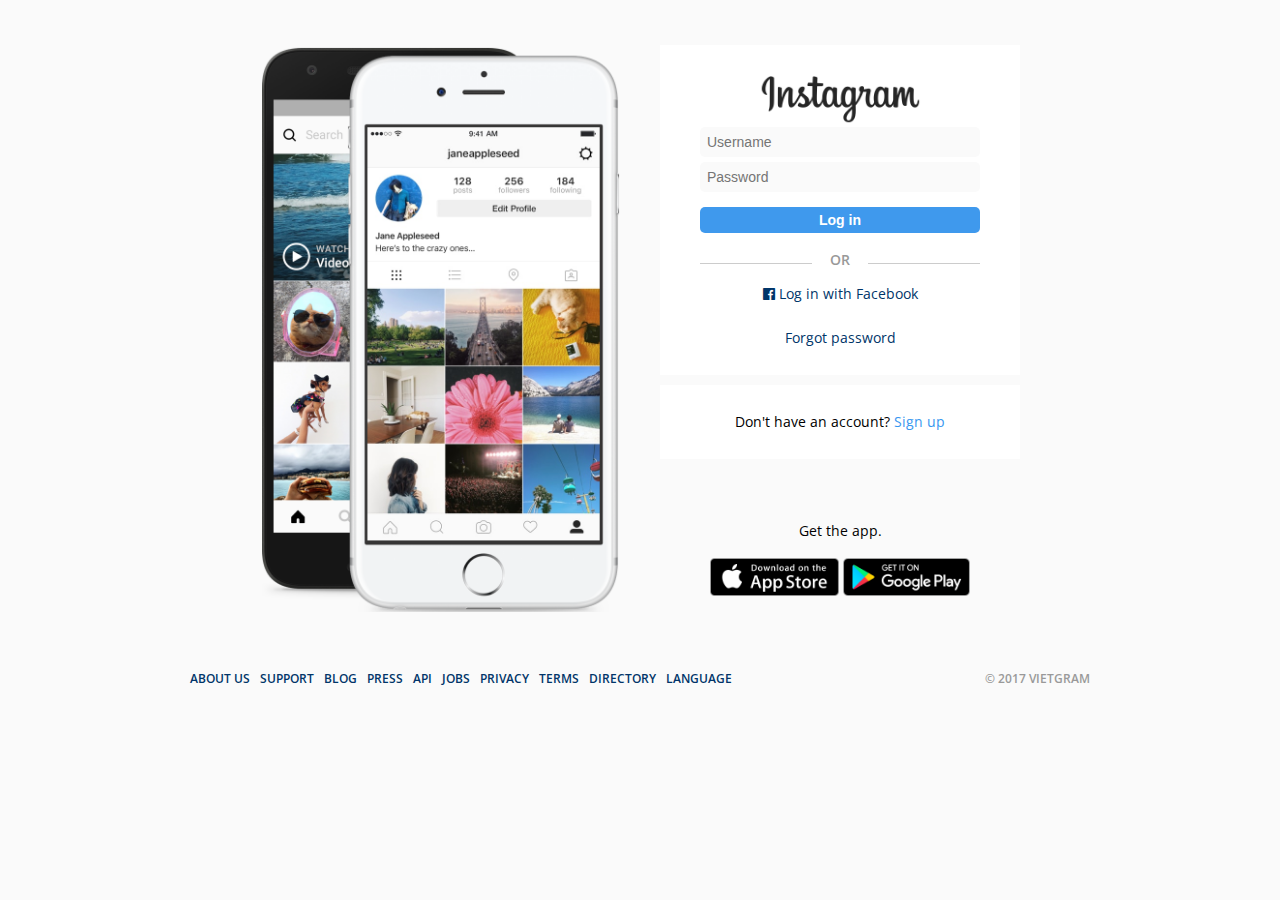
<file: index.html>
<!DOCTYPE html>
<html>

<head>
    <title>Vietgram | Login</title>
    <meta charset="UTF-8">
    <meta name="viewport" content="width=device-width, initial-scale=1.0">
    <meta http-equiv="X-UA-Compatible" content="ie=edge">
    <meta name="description" content="Vietgram, like Instagram but with Pho" />
    <link rel="stylesheet" href="https://maxcdn.bootstrapcdn.com/font-awesome/4.7.0/css/font-awesome.min.css">
    <link rel="stylesheet" href="css/styles.css">
</head>

<body>
    <main id="login">
        <div class="login__column">
            <img src="images/phoneImage.png" class="login__phone" />
        </div>
        <div class="login__column">
            <div class="login__box">
                <img src="images/loginLogo.png" class="login__logo" />
                <form action="feed.html" method="get" class="login__form">
                    <input type="text" name="username" placeholder="Username" required />
                    <input type="password" name="password" placeholder="Password" required />
                    <input type="submit" value="Log in" />
                </form>
                <span class="login__divider">or</span>
                <a href="#" class="login__link">
								<i class="fa fa-facebook-official"></i>
								Log in with Facebook
							</a>
                <a href="#" class="login__link login__link--small">Forgot password</a>
            </div>
            <div class="login__box">
                <span>Don't have an account?</span> <a href="#">Sign up</a>
            </div>
            <div class="login__box login__box--transparent">
                <span>Get the app.</span>
                <div class="login__appstores">
                    <img src="images/ios.png" class="login__appstore" alt="Apple appstore logo" title="Apple appstore logo" />
                    <img src="images/android.png" class="login__appstore" alt="Android appstore logo" title="Android appstore logo" />
                </div>
            </div>
        </div>
    </main>
    <footer class="footer">
        <div class="footer__column">
            <nav class="footer__nav">
                <ul class="footer__list">
                    <li class="footer__list-item"><a href="#" class="footer__link">About Us</a></li>
                    <li class="footer__list-item"><a href="#" class="footer__link">Support</a></li>
                    <li class="footer__list-item"><a href="#" class="footer__link">Blog</a></li>
                    <li class="footer__list-item"><a href="#" class="footer__link">Press</a></li>
                    <li class="footer__list-item"><a href="#" class="footer__link">Api</a></li>
                    <li class="footer__list-item"><a href="#" class="footer__link">Jobs</a></li>
                    <li class="footer__list-item"><a href="#" class="footer__link">Privacy</a></li>
                    <li class="footer__list-item"><a href="#" class="footer__link">Terms</a></li>
                    <li class="footer__list-item"><a href="#" class="footer__link">Directory</a></li>
                    <li class="footer__list-item"><a href="#" class="footer__link">Language</a></li>
                </ul>
            </nav>
        </div>
        <div class="footer__column">
            <span class="footer__copyright">© 2017 Vietgram</span>
        </div>
    </footer>
</body>

</html>
</file>
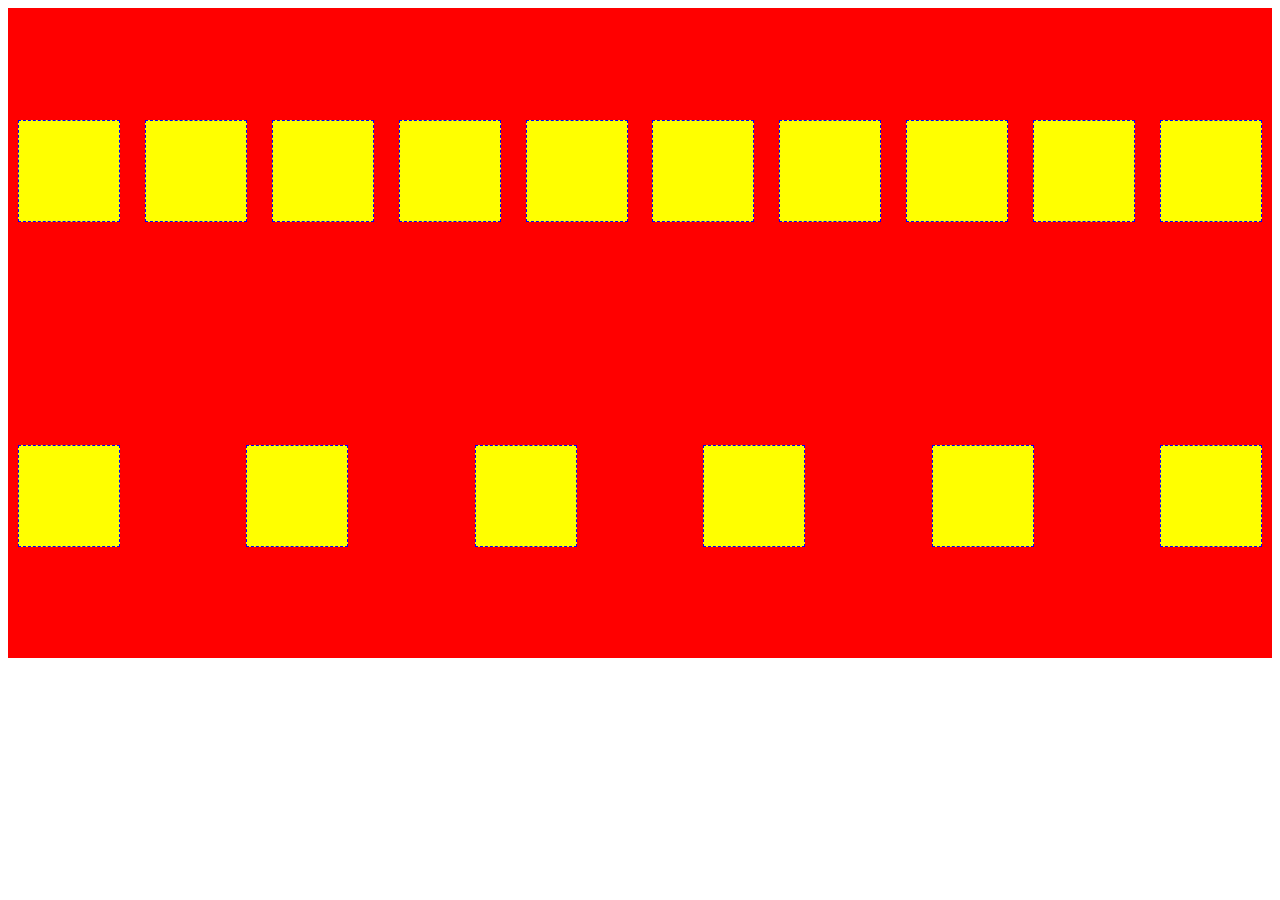
<file: box-model.html>
<!DOCTYPE html>
<html lang="en">

<head>
	<meta charset="UTF-8">
	<meta name="viewport" content="width=device-width, initial-scale=1.0">
	<meta http-equiv="X-UA-Compatible" content="ie=edge">
	<title>Document</title>
	<style>
		.father {
			background-color: red;
			height: 650px;
			display: flex;
			flex-wrap: wrap;
			justify-content: space-between;
			align-items: center;
			align-
		}

		.child {
			background-color: yellow;
			height: 100px;
			width: 100px;
			border: 1px dashed blue;
			margin: 10px;
		}
	</style>
</head>

<body>
	<div class="father">
		<div class="child"></div>
		<div class="child"></div>
		<div class="child"></div>
		<div class="child"></div>
		<div class="child"></div>
		<div class="child"></div>
		<div class="child"></div>
		<div class="child"></div>
		<div class="child"></div>
		<div class="child"></div>
		<div class="child"></div>
		<div class="child"></div>
		<div class="child"></div>
		<div class="child"></div>
		<div class="child"></div>
		<div class="child"></div>
	</div>

</body>

</html>
</file>
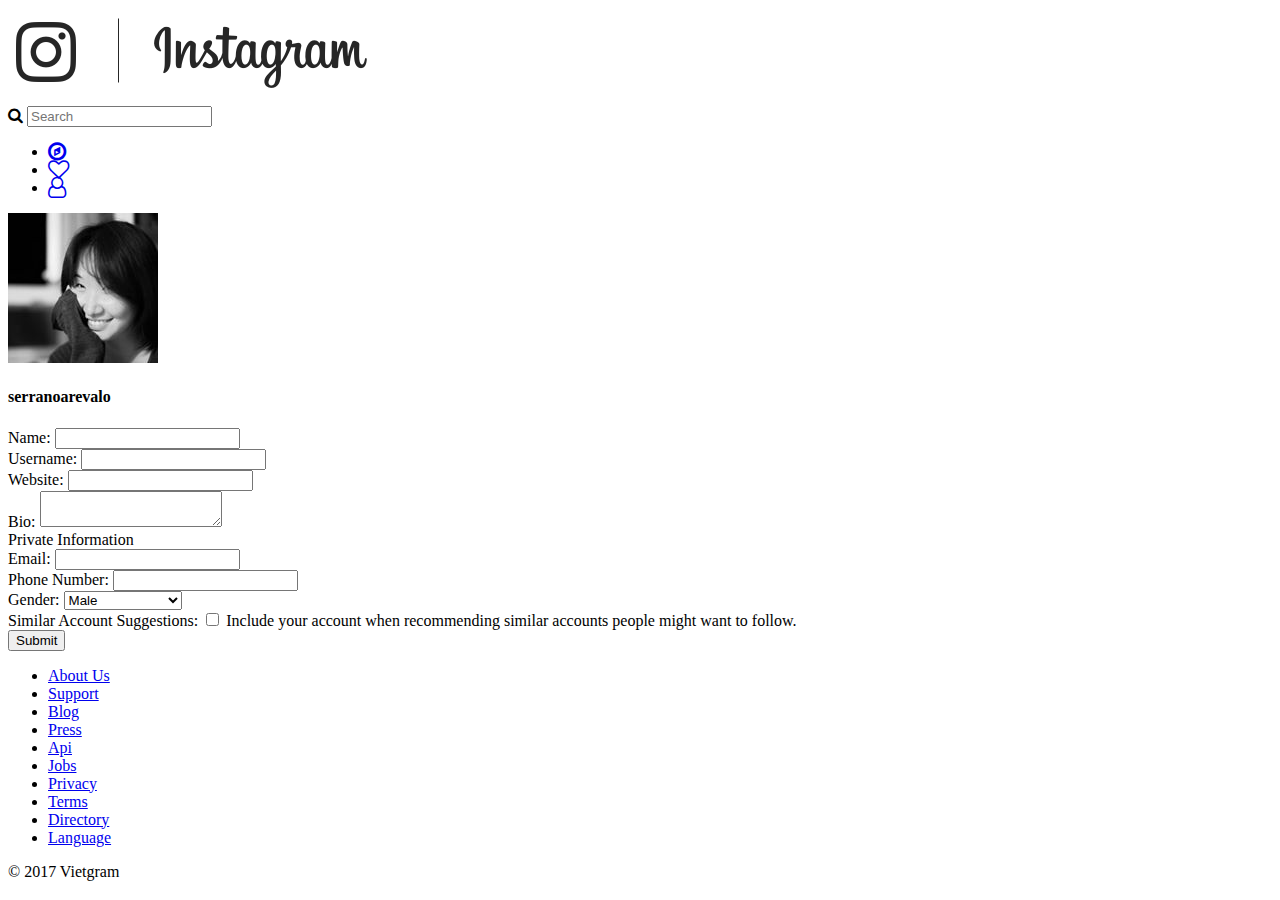
<file: edit-profile.html>
<!DOCTYPE html>
<html lang="en">

<head>
    <meta charset="UTF-8">
    <meta name="viewport" content="width=device-width, initial-scale=1.0">
    <meta http-equiv="X-UA-Compatible" content="ie=edge">
    <title>Edit Profile | Vietgram</title>
    <link rel="stylesheet" href="https://maxcdn.bootstrapcdn.com/font-awesome/4.7.0/css/font-awesome.min.css">
</head>

<body>
    <nav class="navigation">
        <div class="navigation__column">
            <a href="feed.html">
                <img src="images/logo.png" />
            </a>
        </div>
        <div class="navigation__column">
            <i class="fa fa-search"></i>
            <input type="text" placeholder="Search">
        </div>
        <div class="navigation__column">
            <ul class="navigations__links">
                <li class="navigation__list-item">
                    <a href="explore.html" class="navigation__link">
                        <i class="fa fa-compass fa-lg"></i>
                    </a>
                </li>
                <li class="navigation__list-item">
                    <a href="#" class="navigation__link">
                        <i class="fa fa-heart-o fa-lg"></i>
                    </a>
                </li>
                <li class="navigation__list-item">
                    <a href="profile.html" class="navigation__link">
                        <i class="fa fa-user-o fa-lg"></i>
                    </a>
                </li>
            </ul>
        </div>
    </nav>
    <main id="edit-profile">
        <div class="edit-profile__container">
            <header class="edit-profile__header">
                <img src="images/avatar.jpg" class="edit-profile__avatar" />
                <h4 class="edit-profile__username">serranoarevalo</h4>
            </header>
            <form action="" class="edit-profile__form">
                <div class="form__row">
                    <label for="full-name" class="form__label">Name:</label>
                    <input id="full-name" type="text" class="form__input" />
                </div>
                <div class="form__row">
                    <label for="user-name" class="form__label">Username:</label>
                    <input id="user-name" type="text" class="form__input" />
                </div>
                <div class="form__row">
                    <label for="website" class="form__label">Website:</label>
                    <input id="website" type="url" class="form__input" />
                </div>
                <div class="form__row">
                    <label for="bio" class="form__label">Bio:</label>
                    <textarea id="bio"></textarea>
                </div>
                <span class="form__divider">Private Information</span>
                <div class="form__row">
                    <label for="email" class="form__label">Email:</label>
                    <input id="email" type="email" class="form__input" />
                </div>
                <div class="form__row">
                    <label for="phone" class="form__label">Phone Number:</label>
                    <input id="phone" type="tel" class="form__input" />
                </div>
                <div class="form__row">
                    <label for="gender" class="form__label">Gender:</label>
                    <select id="gender">
                        <option value="male">Male</option>
                        <option value="female">Female</option>
                        <option value="cant">Can't remember</option>
                    </select>
                </div>
                <div class="form__row">
                    <span class="form__label">Similar Account Suggestions:</span>
                    <input type="checkbox" id="similar">
                    <label for="similar">Include your account when recommending similar accounts people might want to follow.</label>
                </div>
                <input type="submit" value="Submit">
            </form>
        </div>
    </main>
    <footer class="footer">
        <div class="footer__column">
            <nav class="footer__nav">
                <ul class="footer__list">
                    <li class="footer__list-item"><a href="#" class="footer__link">About Us</a></li>
                    <li class="footer__list-item"><a href="#" class="footer__link">Support</a></li>
                    <li class="footer__list-item"><a href="#" class="footer__link">Blog</a></li>
                    <li class="footer__list-item"><a href="#" class="footer__link">Press</a></li>
                    <li class="footer__list-item"><a href="#" class="footer__link">Api</a></li>
                    <li class="footer__list-item"><a href="#" class="footer__link">Jobs</a></li>
                    <li class="footer__list-item"><a href="#" class="footer__link">Privacy</a></li>
                    <li class="footer__list-item"><a href="#" class="footer__link">Terms</a></li>
                    <li class="footer__list-item"><a href="#" class="footer__link">Directory</a></li>
                    <li class="footer__list-item"><a href="#" class="footer__link">Language</a></li>
                </ul>
            </nav>
        </div>
        <div class="footer__column">
            <span class="footer__copyright">© 2017 Vietgram</span>
        </div>
    </footer>
</body>

</html>
</file>
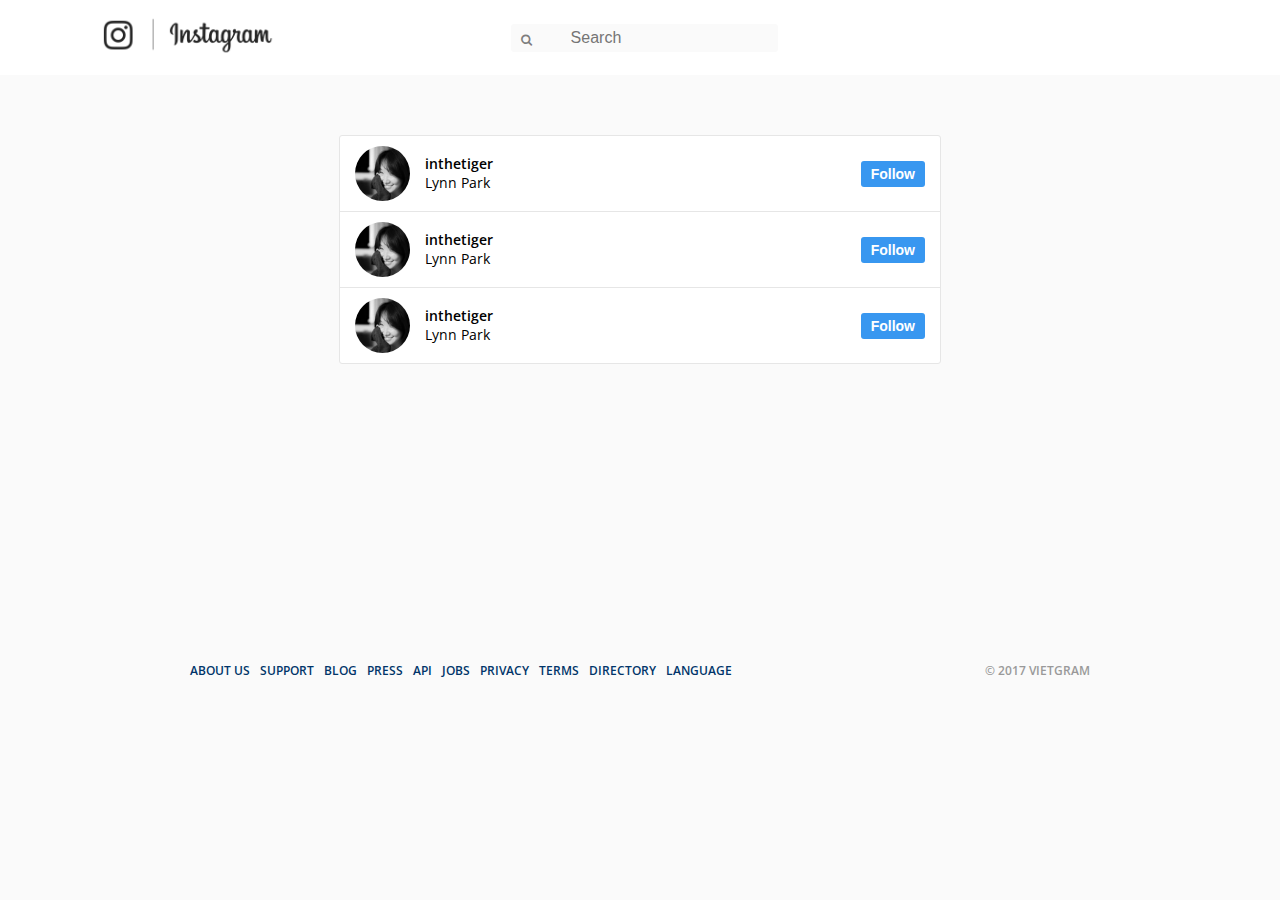
<file: explore.html>
<!DOCTYPE html>
<html lang="en">

<head>
	<meta charset="UTF-8">
	<meta name="viewport" content="width=device-width, initial-scale=1.0">
	<meta name="description" content="Vietgram, like Instagram hu with Pho" />
	<meta http-equiv="X-UA-Compatible" content="ie=edge">
	<link rel="stylesheet" href="https://maxcdn.bootstrapcdn.com/font-awesome/4.7.0/css/font-awesome.min.css">
	<link rel="stylesheet" href="css/styles.css">
	<title>explore | Vietgram</title>
</head>

<body>
	<nav class="navigation">
		<div class="navigation__column">
			<a href="feed.html">
						<img src="images/logo.png" />
					</a>
		</div>
		<div class="navigation__column">
			<i class="fa fa-search"></i>
			<input type="text" placeholder="Search">
		</div>
		<div class="navigation__column">
			<ul class="navigations__links">
				<li class="navigation__list-item">
					<a href="explore.html" class="navigation__link">
                        <i class="fa fa-compass fa-lg"></i>
                    </a>
				</li>
				<li class="navigation__list-item">
					<a href="#" class="navigation__link">
                        <i class="fa fa-heart-o fa-lg"></i>
                    </a>
				</li>
				<li class="navigation__list-item">
					<a href="profile.html" class="navigation__link">
                        <i class="fa fa-user-o fa-lg"></i>
                    </a>
				</li>
			</ul>
		</div>
	</nav>
	<main id="explore">
		<ul class="explore__users">
			<li class="explore__user">
				<div class="explore__user-column">
					<img src="images/avatar.jpg" class="explore__avatar">
					<div class="explore__info">
						<span class="explore__username">inthetiger</span>
						<span class="explore__fullname">Lynn Park</span>
					</div>
				</div>
				<div class="explore__user-column">
					<button>Follow</button>
				</div>
			</li>
			<li class="explore__user">
				<div class="explore__user-column">
					<img src="images/avatar.jpg" class="explore__avatar">
					<div class="explore__info">
						<span class="explore__username">inthetiger</span>
						<span class="explore__fullname">Lynn Park</span>
					</div>
				</div>
				<div class="explore__user-column">
					<button>Follow</button>
				</div>
			</li>
			<li class="explore__user">
				<div class="explore__user-column">
					<img src="images/avatar.jpg" class="explore__avatar">
					<div class="explore__info">
						<span class="explore__username">inthetiger</span>
						<span class="explore__fullname">Lynn Park</span>
					</div>
				</div>
				<div class="explore__user-column">
					<button>Follow</button>
				</div>
			</li>
		</ul>
	</main>
	<footer class="footer">
		<div>
			<nav class="footer__nav">
				<ul class="footer__list">
					<li class="footer__list-item"><a href="#" class="footer__link">About us</a></li>
					<li class="footer__list-item"><a href="#" class="footer__link">Support</a></li>
					<li class="footer__list-item"><a href="#" class="footer__link">Blog</a></li>
					<li class="footer__list-item"><a href="#" class="footer__link">Press</a></li>
					<li class="footer__list-item"><a href="#" class="footer__link">Api</a></li>
					<li class="footer__list-item"><a href="#" class="footer__link">Jobs</a></li>
					<li class="footer__list-item"><a href="#" class="footer__link">Privacy</a></li>
					<li class="footer__list-item"><a href="#" class="footer__link">Terms</a></li>
					<li class="footer__list-item"><a href="#" class="footer__link">Directory</a></li>
					<li class="footer__list-item"><a href="#" class="footer__link">Language</a></li>
				</ul>
			</nav>
		</div>
		<div class="footer__column">
			<span class="footer__copyright">© 2017 Vietgram</span>
		</div>
	</footer>
</body>

</html>
</file>
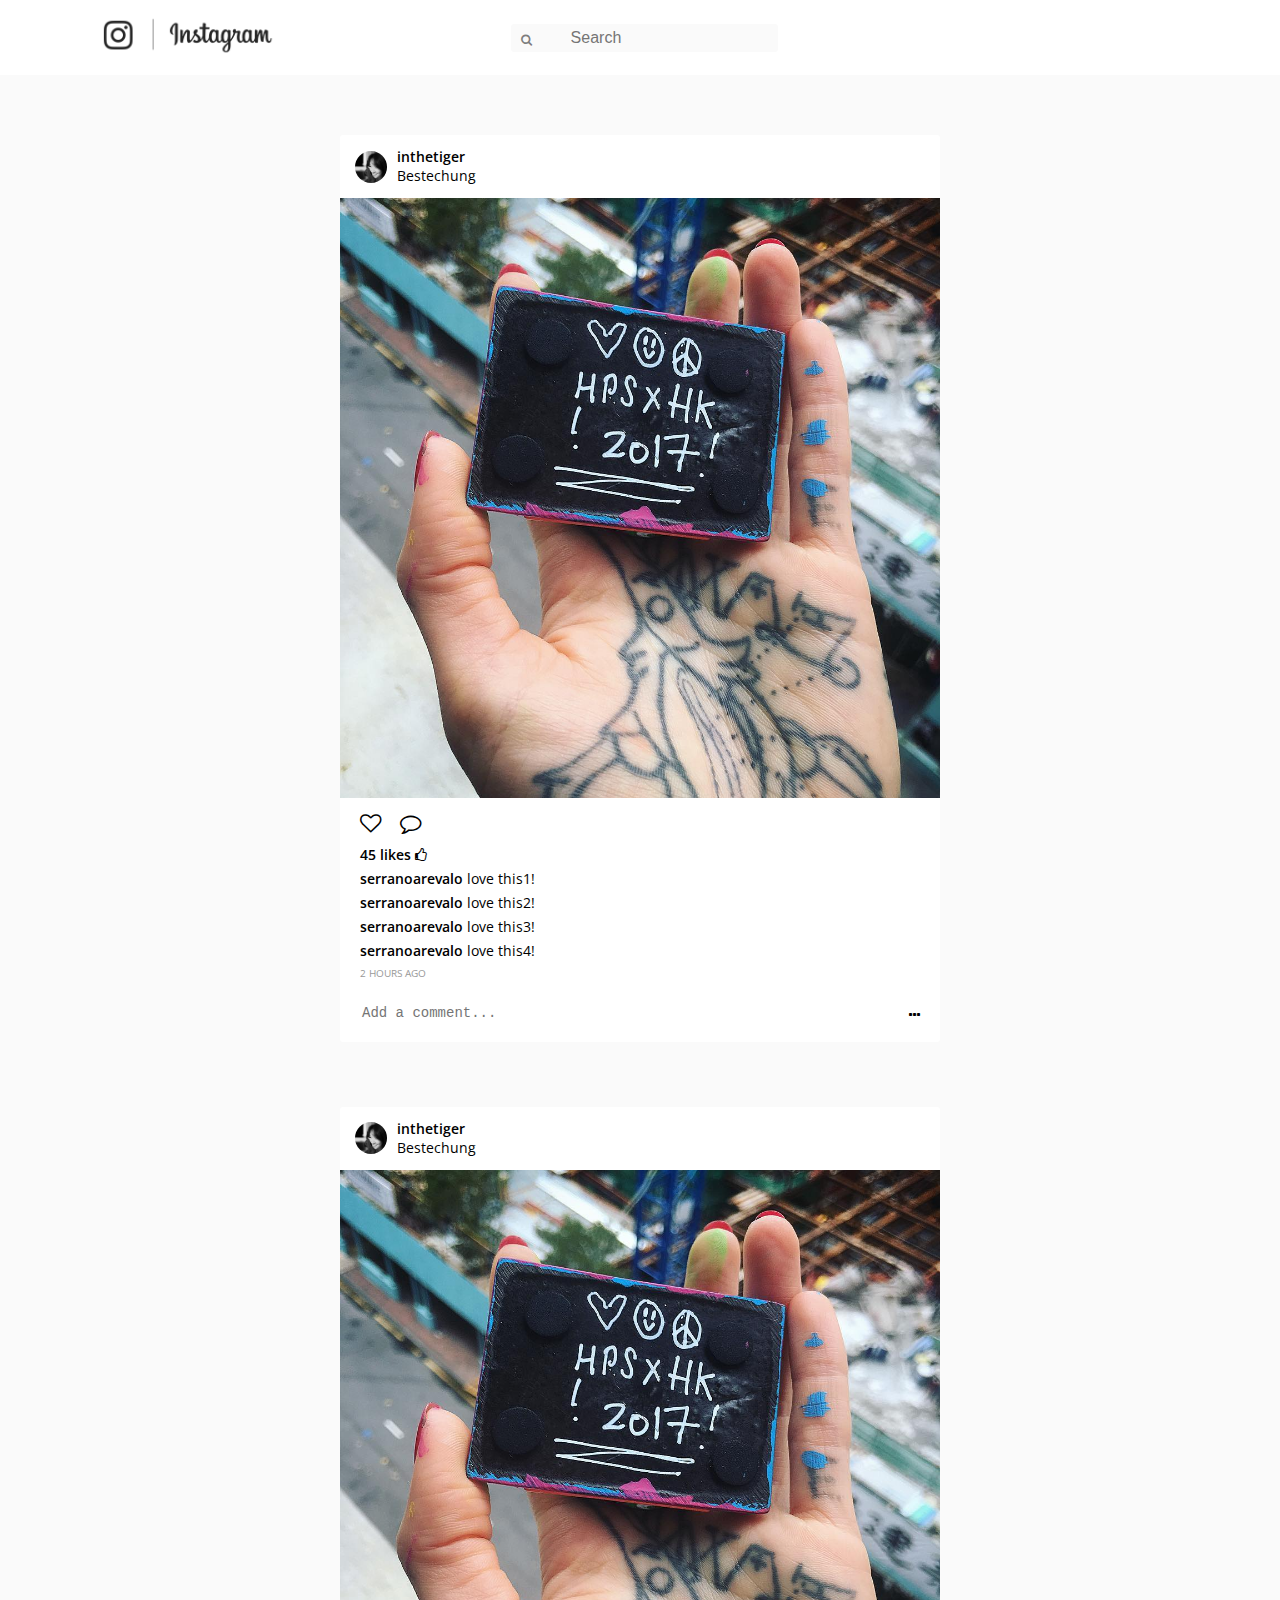
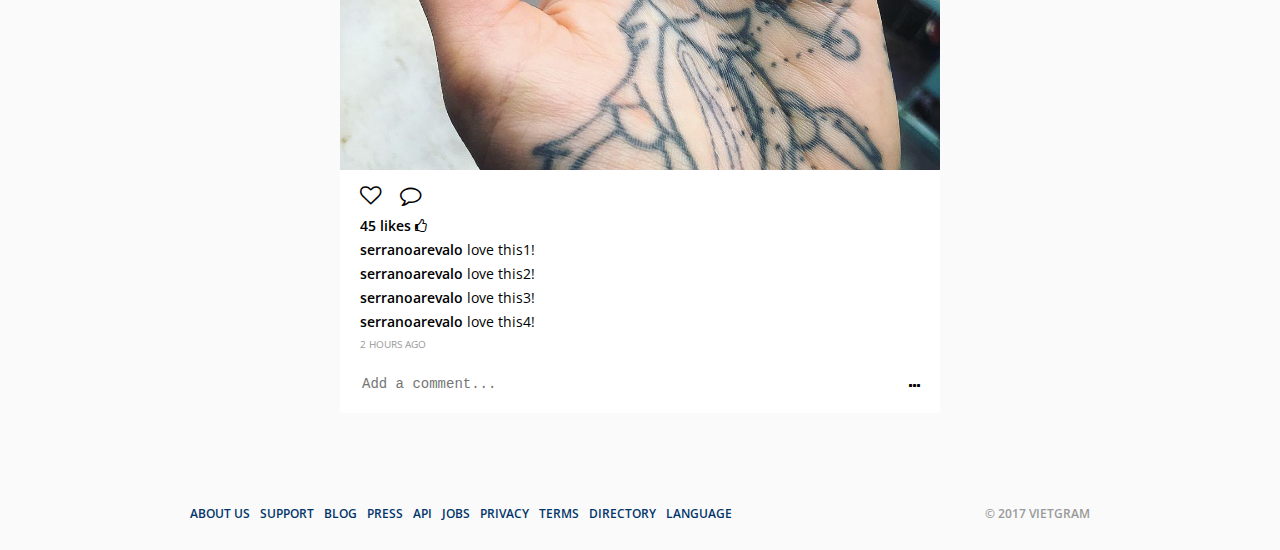
<file: feed.html>
<!DOCTYPE html>
<html lang="en">

<head>
    <meta charset="UTF-8">
    <meta name="viewport" content="width=device-width, initial-scale=1.0">
    <meta http-equiv="X-UA-Compatible" content="ie=edge">
    <title>Feed | Vietgram</title>
    <link rel="stylesheet" href="https://maxcdn.bootstrapcdn.com/font-awesome/4.7.0/css/font-awesome.min.css">
    <link rel="stylesheet" href="css/styles.css">
</head>

<body>
    <nav class="navigation">
        <div class="navigation__column">
            <a href="feed.html">
                <img src="images/logo.png" />
            </a>
        </div>
        <div class="navigation__column">
            <i class="fa fa-search"></i>
            <input type="text" placeholder="Search">
        </div>
        <div class="navigation__column">
            <ul class="navigations__links">
                <li class="navigation__list-item">
                    <a href="explore.html" class="navigation__link">
                        <i class="fa fa-compass fa-lg"></i>
                    </a>
                </li>
                <li class="navigation__list-item">
                    <a href="#" class="navigation__link">
                        <i class="fa fa-heart-o fa-lg"></i>
                    </a>
                </li>
                <li class="navigation__list-item">
                    <a href="profile.html" class="navigation__link">
                        <i class="fa fa-user-o fa-lg"></i>
                    </a>
                </li>
            </ul>
        </div>
    </nav>
    <main id="feed">
        <div class="photo">
            <header class="photo__header">
                <img src="images/avatar.jpg" class="photo__avatar" />
                <div class="photo__user-info">
                    <span class="photo__author">inthetiger</span>
                    <span class="photo__location">Bestechung</span>
                </div>
            </header>
            <img src="images/feedPhoto.jpg" />
            <div class="photo__info">
                <div class="photo__actions">
                    <span class="photo__action">
                        <i class="fa fa-heart-o fa-lg"></i>
                    </span>
                    <span class="photo__action">
                        <i class="fa fa-comment-o fa-lg"></i>
                    </span>
                </div>
                <span class="photo__likes">
										45 likes
										<i class="fa fa-thumbs-o-up fa-small"></i>
								</span>
                <ul class="photo__comments">
                    <li class="photo__comment">
                        <span class="photo__comment-author">serranoarevalo</span> love this1!
                    </li>
                    <li class="photo__comment">
                        <span class="photo__comment-author">serranoarevalo</span> love this2!
                    </li>
                    <li class="photo__comment">
                        <span class="photo__comment-author">serranoarevalo</span> love this3!
                    </li>
                    <li class="photo__comment">
                        <span class="photo__comment-author">serranoarevalo</span> love this4!
                    </li>
                </ul>
                <span class="photo__time-ago">2 hours ago</span>
                <div class="photo__add-comment-container">
                    <textarea name="comment" placeholder="Add a comment..."></textarea>
                    <i class="fa fa-ellipsis-h"></i>
                </div>
            </div>
        </div>
        <div class="photo">
            <header class="photo__header">
                <img src="images/avatar.jpg" class="photo__avatar" />
                <div class="photo__user-info">
                    <span class="photo__author">inthetiger</span>
                    <span class="photo__location">Bestechung</span>
                </div>
            </header>
            <img src="images/feedPhoto.jpg" />
            <div class="photo__info">
                <div class="photo__actions">
                    <span class="photo__action">
                        <i class="fa fa-heart-o fa-lg"></i>
                    </span>
                    <span class="photo__action">
                        <i class="fa fa-comment-o fa-lg"></i>
                    </span>
                </div>
                <span class="photo__likes">
                                        45 likes
                                        <i class="fa fa-thumbs-o-up fa-small"></i>
                                </span>
                <ul class="photo__comments">
                    <li class="photo__comment">
                        <span class="photo__comment-author">serranoarevalo</span> love this1!
                    </li>
                    <li class="photo__comment">
                        <span class="photo__comment-author">serranoarevalo</span> love this2!
                    </li>
                    <li class="photo__comment">
                        <span class="photo__comment-author">serranoarevalo</span> love this3!
                    </li>
                    <li class="photo__comment">
                        <span class="photo__comment-author">serranoarevalo</span> love this4!
                    </li>
                </ul>
                <span class="photo__time-ago">2 hours ago</span>
                <div class="photo__add-comment-container">
                    <textarea name="comment" placeholder="Add a comment..."></textarea>
                    <i class="fa fa-ellipsis-h"></i>
                </div>
            </div>
        </div>

    </main>
    <footer class="footer">
        <div class="footer__column">
            <nav class="footer__nav">
                <ul class="footer__list">
                    <li class="footer__list-item"><a href="#" class="footer__link">About Us</a></li>
                    <li class="footer__list-item"><a href="#" class="footer__link">Support</a></li>
                    <li class="footer__list-item"><a href="#" class="footer__link">Blog</a></li>
                    <li class="footer__list-item"><a href="#" class="footer__link">Press</a></li>
                    <li class="footer__list-item"><a href="#" class="footer__link">Api</a></li>
                    <li class="footer__list-item"><a href="#" class="footer__link">Jobs</a></li>
                    <li class="footer__list-item"><a href="#" class="footer__link">Privacy</a></li>
                    <li class="footer__list-item"><a href="#" class="footer__link">Terms</a></li>
                    <li class="footer__list-item"><a href="#" class="footer__link">Directory</a></li>
                    <li class="footer__list-item"><a href="#" class="footer__link">Language</a></li>
                </ul>
            </nav>
        </div>
        <div class="footer__column">
            <span class="footer__copyright">© 2017 Vietgram</span>
        </div>
    </footer>
</body>

</html>
</file>
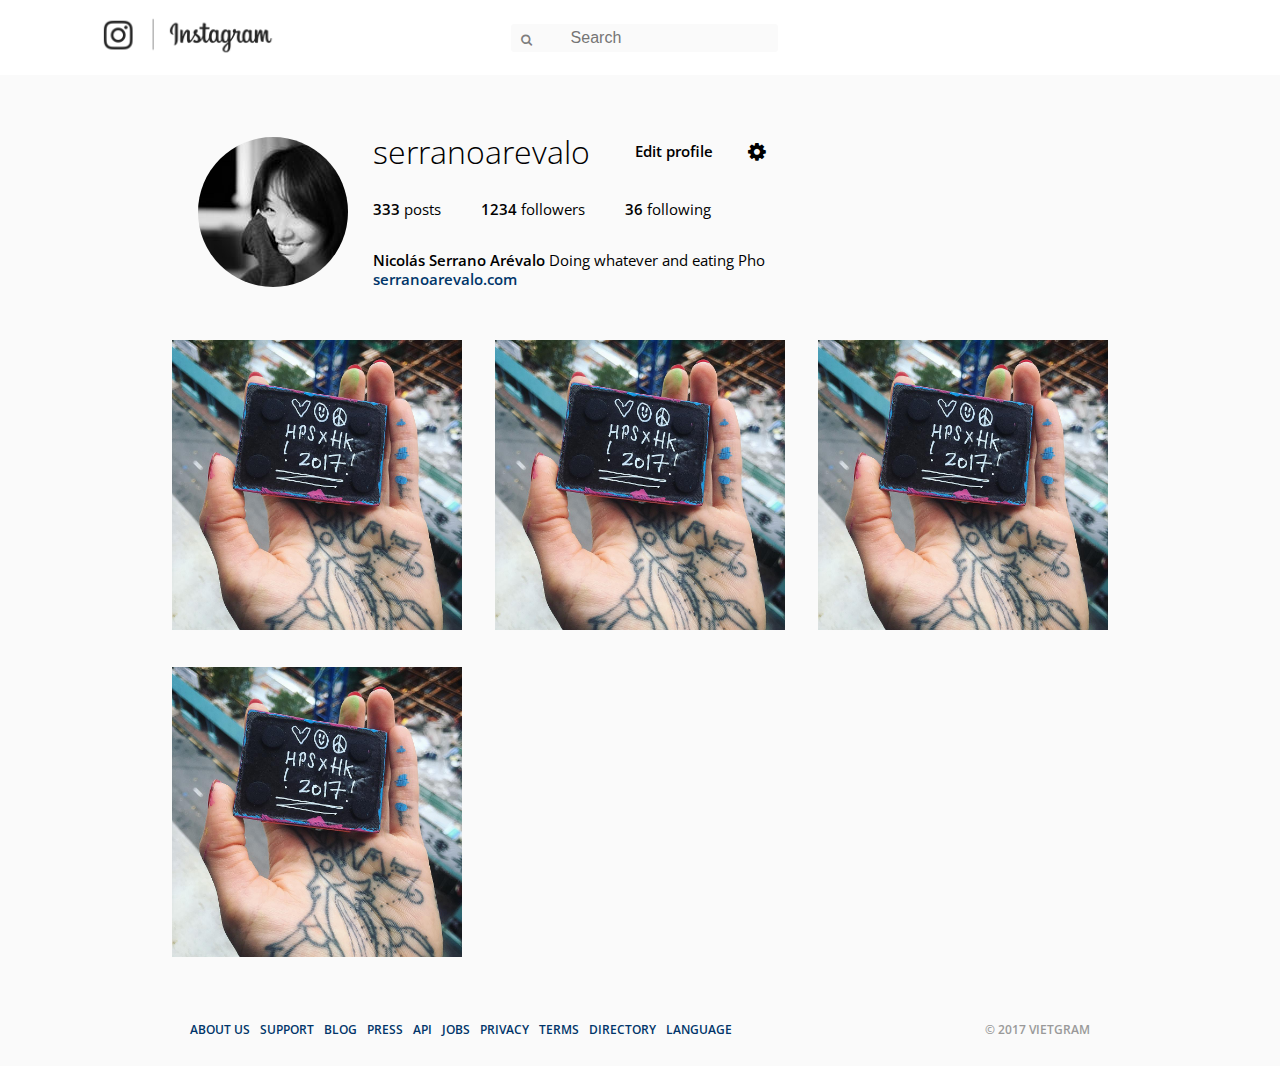
<file: profile.html>
<!DOCTYPE html>
<html lang="en">

<head>
    <meta charset="UTF-8">
    <meta name="viewport" content="width=device-width, initial-scale=1.0">
    <meta http-equiv="X-UA-Compatible" content="ie=edge">
    <title>Profile | Vietgram</title>
    <link rel="stylesheet" href="https://maxcdn.bootstrapcdn.com/font-awesome/4.7.0/css/font-awesome.min.css">
    <link rel="stylesheet" href="css/styles.css">
</head>

<body>
    <nav class="navigation">
        <div class="navigation__column">
            <a href="feed.html">
                <img src="images/logo.png" />
            </a>
        </div>
        <div class="navigation__column">
            <i class="fa fa-search"></i>
            <input type="text" placeholder="Search">
        </div>
        <div class="navigation__column">
            <ul class="navigations__links">
                <li class="navigation__list-item">
                    <a href="explore.html" class="navigation__link">
                        <i class="fa fa-compass fa-lg"></i>
                    </a>
                </li>
                <li class="navigation__list-item">
                    <a href="#" class="navigation__link">
                        <i class="fa fa-heart-o fa-lg"></i>
                    </a>
                </li>
                <li class="navigation__list-item">
                    <a href="profile.html" class="navigation__link">
                        <i class="fa fa-user-o fa-lg"></i>
                    </a>
                </li>
            </ul>
        </div>
    </nav>
    <main id="profile">
        <header class="profile__header">
            <div class="profile__column">
                <img src="images/avatar.jpg" />
            </div>
            <div class="profile__column">
                <div class="profile__title">
                    <h3 class="profile__username">serranoarevalo</h3>
                    <a href="edit-profile.html">Edit profile</a>
                    <i class="fa fa-cog fa-lg"></i>
                </div>
                <ul class="profile__stats">
                    <li class="profile__stat">
                        <span class="stat__number">333</span> posts
                    </li>
                    <li class="profile__stat">
                        <span class="stat__number">1234</span> followers
                    </li>
                    <li class="profile__stat">
                        <span class="stat__number">36</span> following
                    </li>
                </ul>
                <p class="profile__bio">
                    <span class="profile__full-name">
                        Nicolás Serrano Arévalo
                    </span> Doing whatever and eating Pho
                    <a href="#">serranoarevalo.com</a>
                </p>
            </div>
        </header>
        <section class="profile__photos">
            <div class="profile__photo">
                <img src="images/feedPhoto.jpg" />
                <div class="profile__photo-overlay">
                    <span class="overlay__item">
                        <i class="fa fa-heart"></i>
                        486
                    </span>
                    <span class="overlay__item">
                        <i class="fa fa-comment"></i>
                        344
                    </span>
                </div>
            </div>
            <div class="profile__photo">
                <img src="images/feedPhoto.jpg" />
                <div class="profile__photo-overlay">
                    <span class="overlay__item">
                            <i class="fa fa-heart"></i>
                            486
                        </span>
                    <span class="overlay__item">
                            <i class="fa fa-comment"></i>
                            344
                        </span>
                </div>
            </div>
            <div class="profile__photo">
                <img src="images/feedPhoto.jpg" />
                <div class="profile__photo-overlay">
                    <span class="overlay__item">
                                <i class="fa fa-heart"></i>
                                486
                            </span>
                    <span class="overlay__item">
                                <i class="fa fa-comment"></i>
                                344
                            </span>
                </div>
            </div>
            <div class="profile__photo">
                <img src="images/feedPhoto.jpg" />
                <div class="profile__photo-overlay">
                    <span class="overlay__item">
                                    <i class="fa fa-heart"></i>
                                    486
                                </span>
                    <span class="overlay__item">
                                    <i class="fa fa-comment"></i>
                                    344
                                </span>
                </div>
            </div>
        </section>
    </main>
    <footer class="footer">
        <div class="footer__column">
            <nav class="footer__nav">
                <ul class="footer__list">
                    <li class="footer__list-item"><a href="#" class="footer__link">About Us</a></li>
                    <li class="footer__list-item"><a href="#" class="footer__link">Support</a></li>
                    <li class="footer__list-item"><a href="#" class="footer__link">Blog</a></li>
                    <li class="footer__list-item"><a href="#" class="footer__link">Press</a></li>
                    <li class="footer__list-item"><a href="#" class="footer__link">Api</a></li>
                    <li class="footer__list-item"><a href="#" class="footer__link">Jobs</a></li>
                    <li class="footer__list-item"><a href="#" class="footer__link">Privacy</a></li>
                    <li class="footer__list-item"><a href="#" class="footer__link">Terms</a></li>
                    <li class="footer__list-item"><a href="#" class="footer__link">Directory</a></li>
                    <li class="footer__list-item"><a href="#" class="footer__link">Language</a></li>
                </ul>
            </nav>
        </div>
        <div class="footer__column">
            <span class="footer__copyright">© 2017 Vietgram</span>
        </div>
    </footer>
</body>

</html>
</file>
<file: css/styles.css>
@import url("https://fonts.googleapis.com/css?family=Open+Sans:300,400,600");
@import "reset.css";
@import "animate.css";
@import "variables.css";
@import "globals.css";
@import "login.css";
@import "footer.css";
@import "navigation.css";
@import "explore.css";
@import "feed.css";
@import "profile.css";
@import "mobile.css";
</file>
